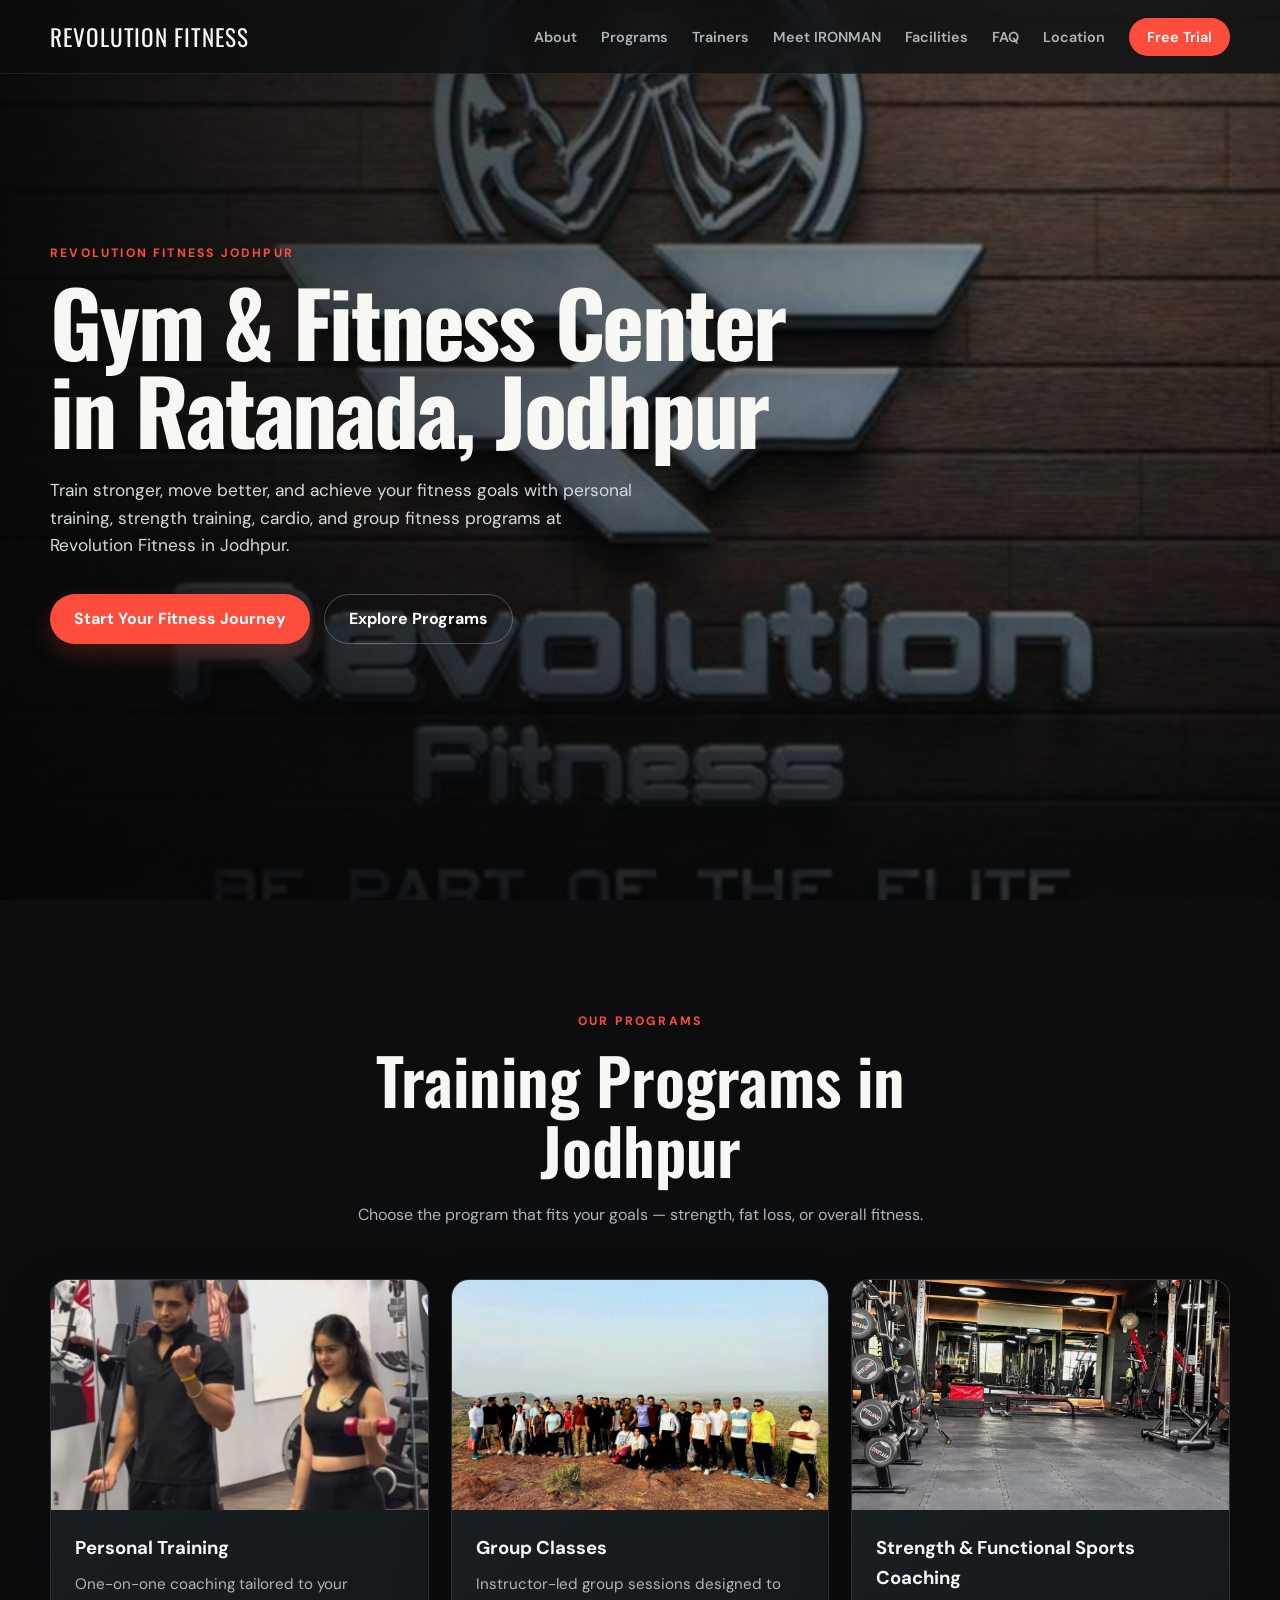
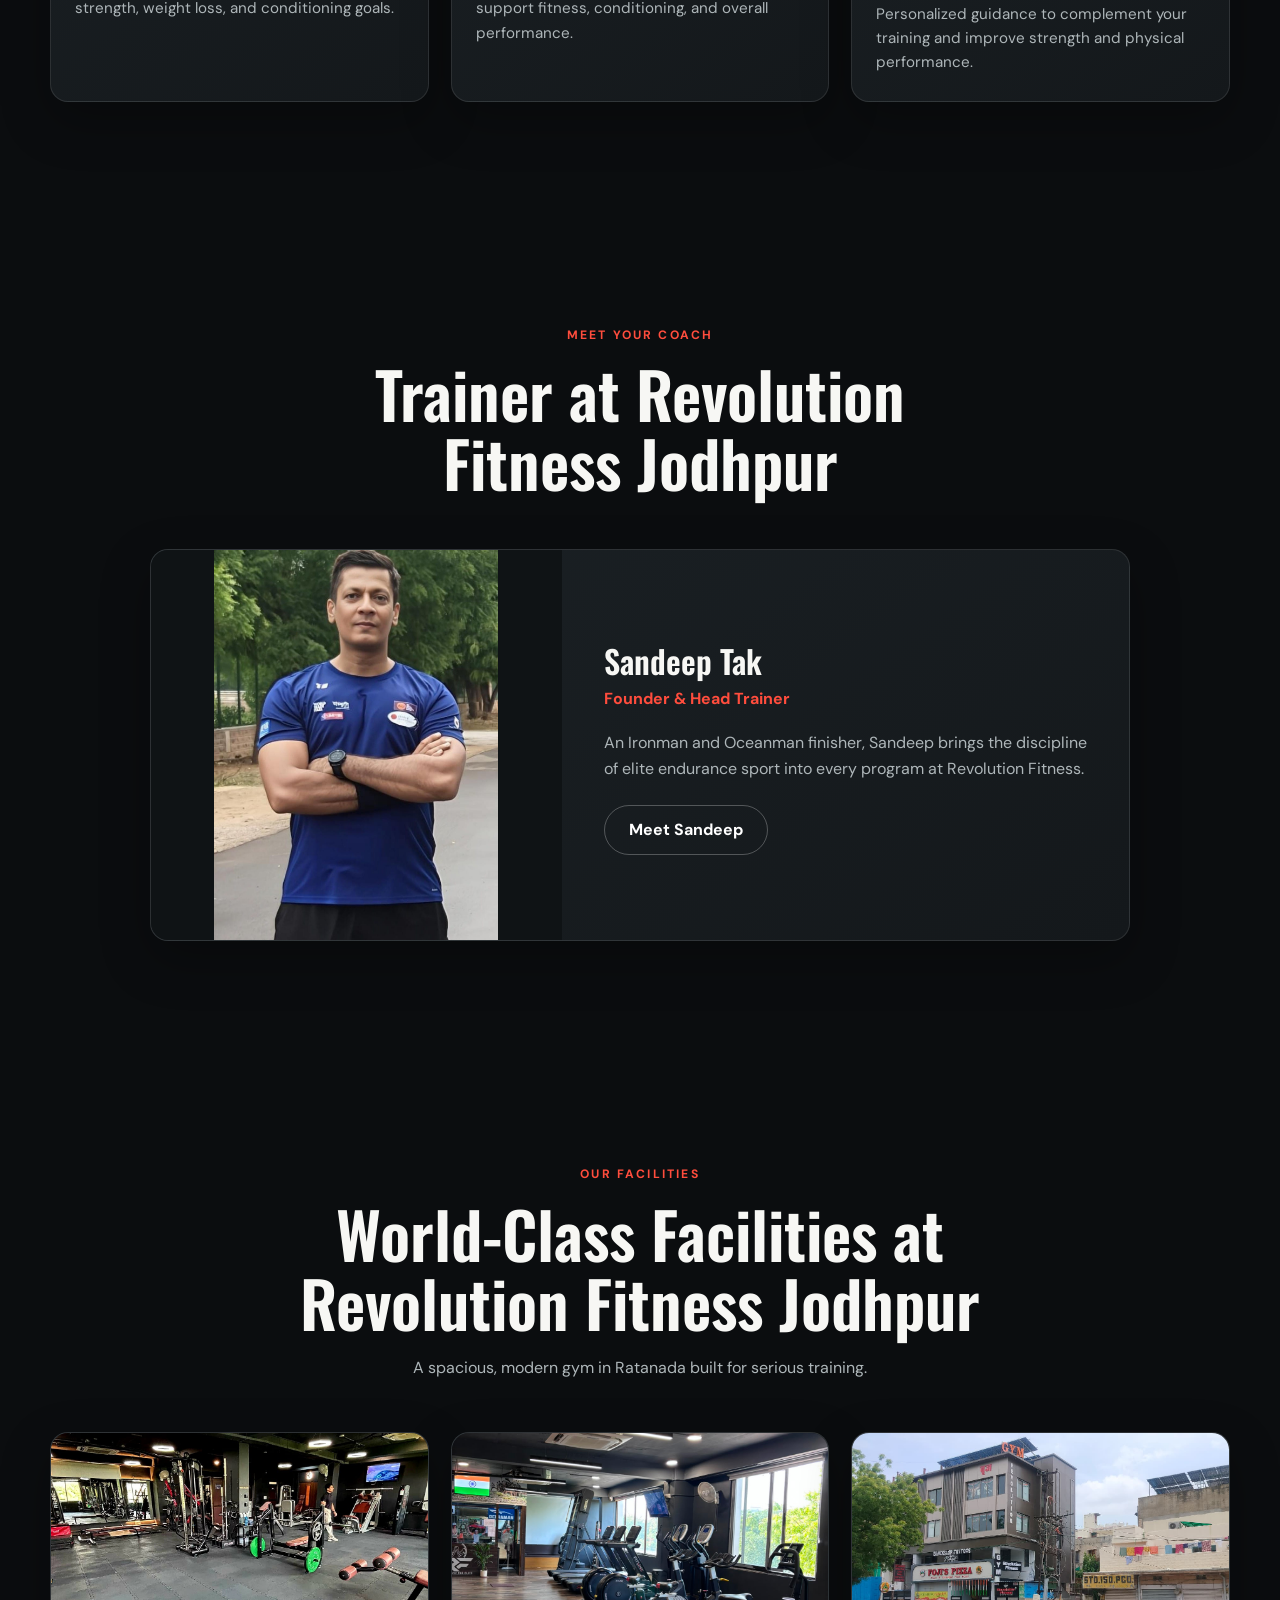
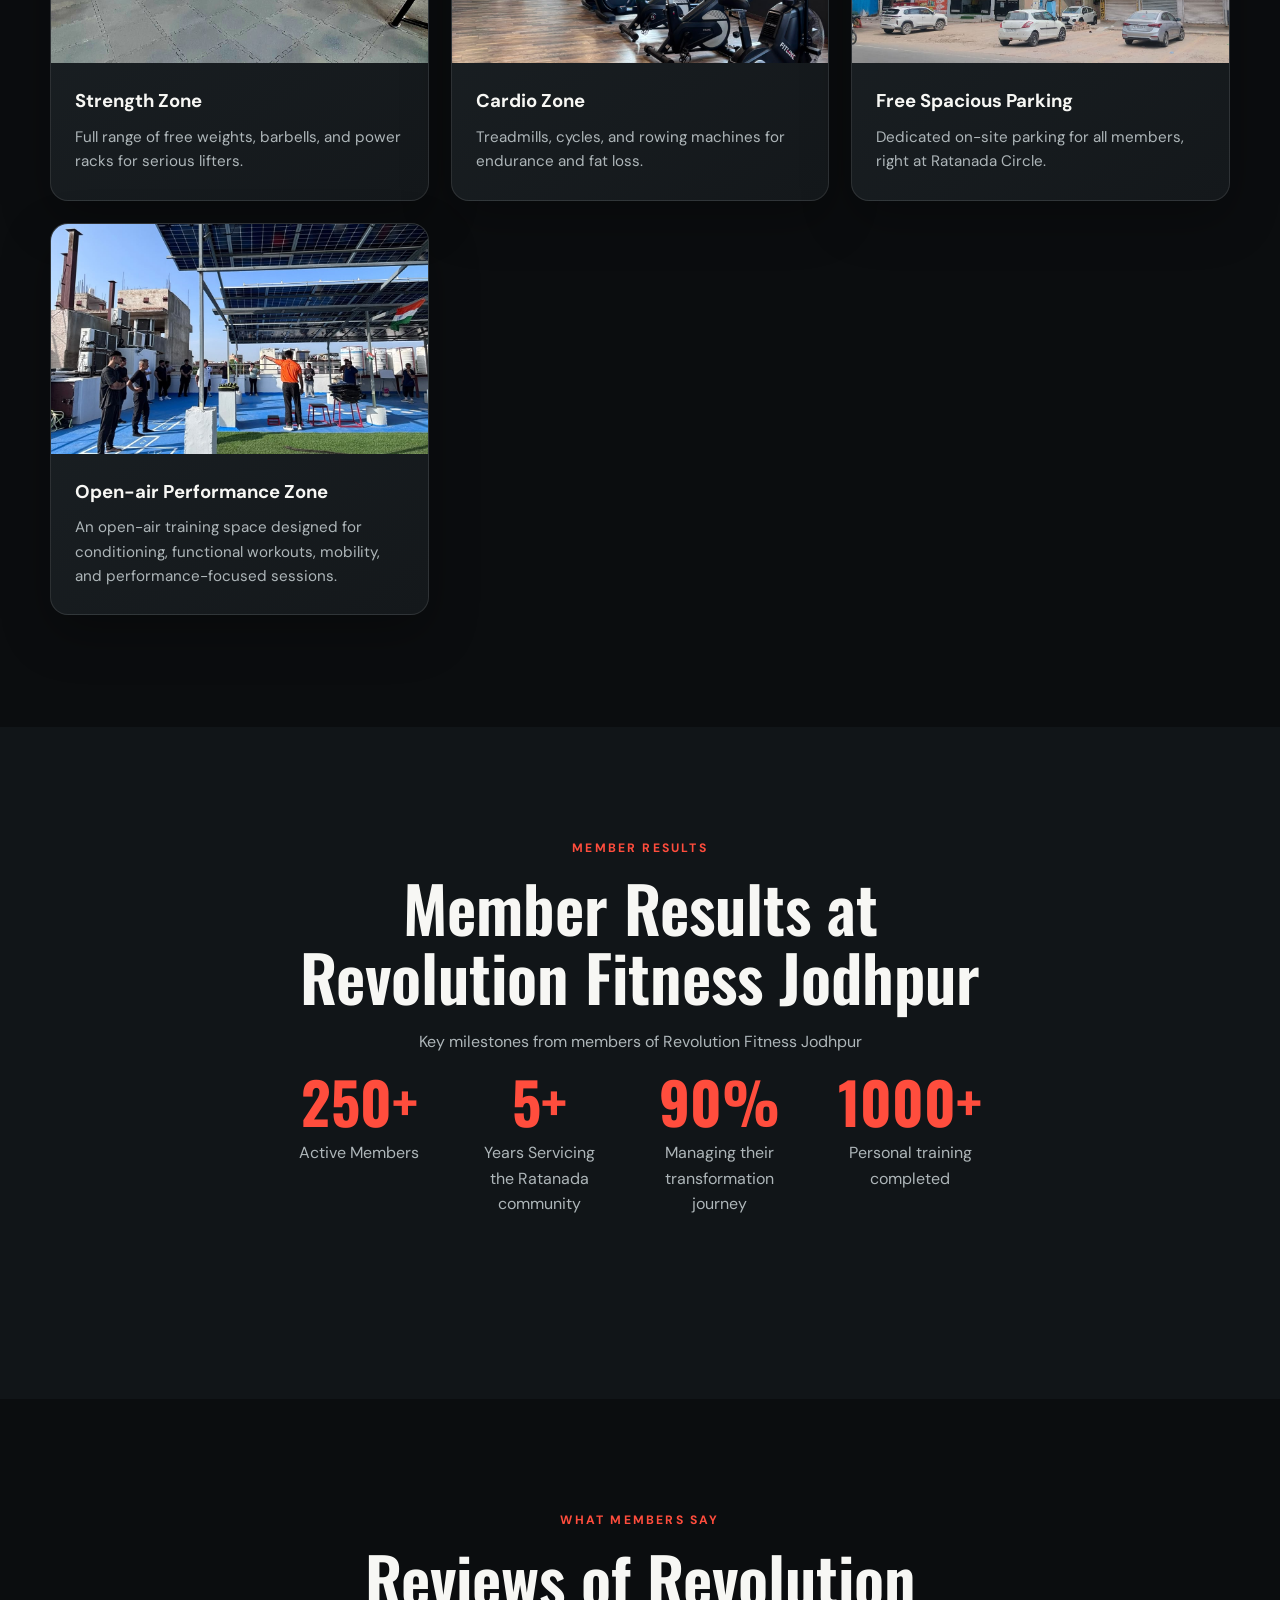
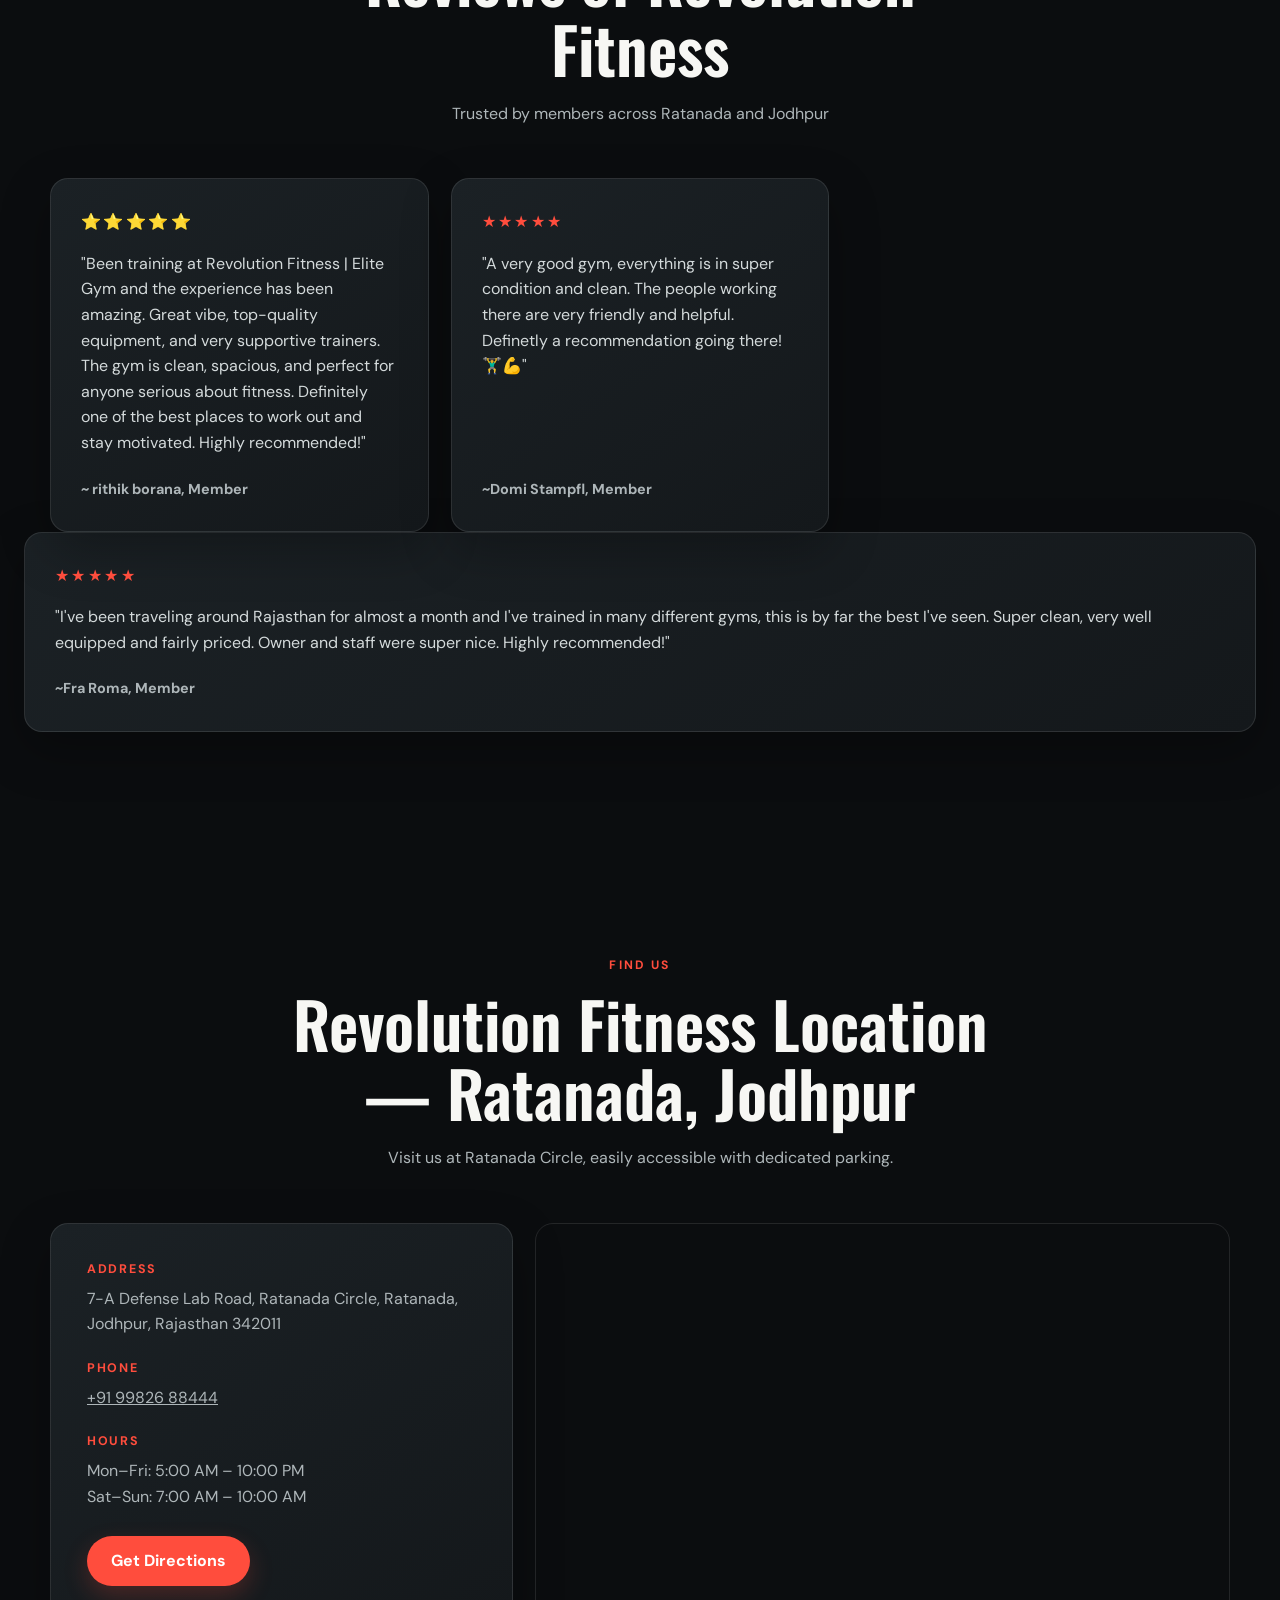
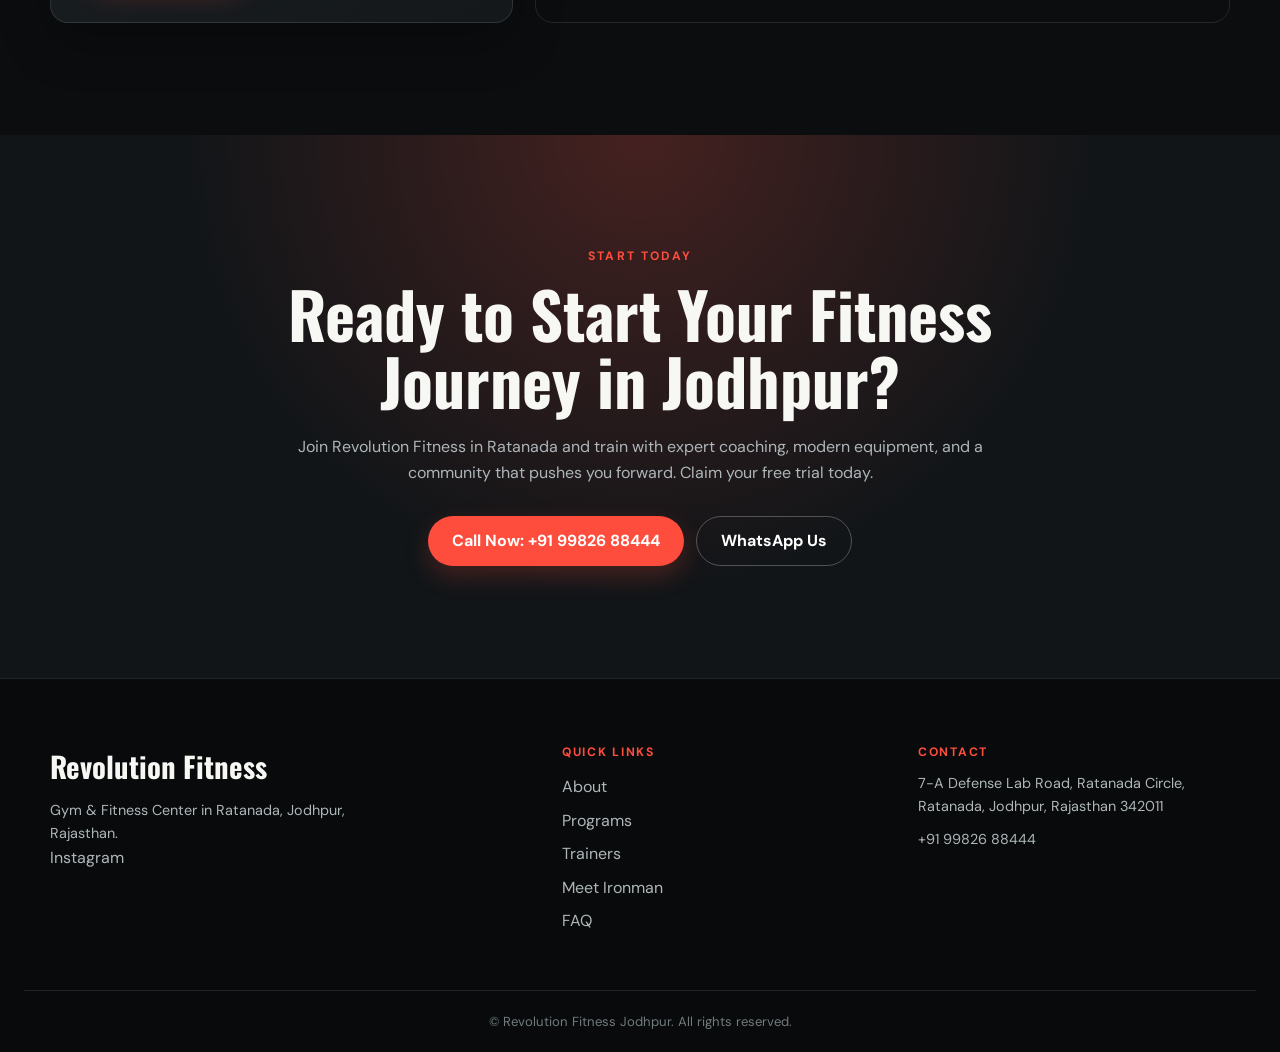
<file: index.html>
<!DOCTYPE html>
<html lang="en">

<head>

<meta charset="UTF-8">

<meta name="viewport"
     content="width=device-width, initial-scale=1.0">

  <title>
        Revolution Fitness Jodhpur | Best Gym and Fitness Centre in Ratanada, Jodhpur  </title>

    <meta name="description"
          content="Revolution Fitness Jodhpur is a modern and premium gym offering strength training, cardio, personal training and fitness programs in Jodhpur, Rajasthan.">

    <link
        href="https://fonts.googleapis.com/css2?family=Poppins:wght@400;600;800&display=swap"
        rel="stylesheet">

    <link rel="stylesheet" href="style.css">
     
    <link rel="canonical" href="https://revolutionfitness.co.in/">

    <!-- structured dataJSON-lawda -->
    <script type="application/ld+json">
    {
      "@context": "https://schema.org",
      "@type": "ExerciseGym",
      "name": "Revolution Fitness",
      "description": "Revolution Fitness is a premium, spacious gym in Jodhpur offering personal training and group classes.",
      "telephone": "+91-99826-88444",
     "url":"https://www.revolutionfitness.co.in/"
         ,

      "address": {
        "@type": "PostalAddress",
        "streetAddress": "7-A Defense Lab Road, Ratanda Circle, Ratanada",
        "addressLocality": "Jodhpur",
        "addressRegion": "Rajasthan",
        "postalCode": "342011",
        "addressCountry": "IN"
      },

      "geo": {
        "@type": "GeoCoordinates",
        "latitude": 26.271122223916905,
        "longitude": 73.03824734662632
      },

      "sameAs": [
        "https://www.instagram.com/revolutionfitnessjodhpur/"
      ],
"aggregateRating": {
  "@type": "AggregateRating",
  "ratingValue": "4.7",
  "reviewCount": "121"
},
"review": [
  {
    "@type": "Review",
    "reviewRating": {
      "@type": "Rating",
      "ratingValue": "5"
    },
    "author": {
      "@type": "Person",
      "name": "rithik borana"
    },
"reviewBody":"Been training at Revolution Fitness | Elite Gym and the experience has been amazing. Great vibe, top-quality equipment, and very supportive trainers. The gym is clean, spacious, and perfect for anyone serious about fitness. Definitely one of the best places to work out and stay motivated. Highly recommended!"
  }
]
    }
    </script>

</head>

<body>

    <nav class="main-nav" aria-label="Main navigation">

   <div class="nav-logo">
 <a href="/" aria-label="Revolution Fitness homepage">
                Revolution Fitness
            </a>
        </div>

        <ul class="nav-links">
 <li><a href="/#about">About</a></li>
  <li><a href="/#programs">Programs</a></li>
  <li><a href="/trainers.html">Trainers</a></li>
  <li><a href="sandeep-tak.html">Meet IRONMAN</a></li>           
  <li><a href="/#facilities">Facilities</a></li>
  <li><a href="faq.html">FAQ</a></li>
  <li><a href="/#location">Location</a></li>
  <li>
  <a href="#trial" class="btn-nav">Free Trial</a>
 </li>
    
</ul>

   </nav>


    <main>

        <!-- HERO class bnayi haiiiii-->

        <section class="hero" id="hero">

            <img
    src="hero-bg.jpg"
    alt="Members training at Revolution Fitness gym in Ratanada, Jodhpur"
    class="hero-bg-img">

   <div class="hero-overlay"></div>

    <div class="hero-content">

  <p class="hero-eyebrow">
     Revolution Fitness Jodhpur
   </p>

    <h1>
    Gym & Fitness Center in Ratanada, Jodhpur
     </h1>

     <p class="hero-description">
      Train stronger, move better, and achieve your fitness
       goals with personal training, strength training, cardio,
     and group fitness programs at Revolution Fitness in Jodhpur.
     </p>

     <div class="hero-actions">

     <a href="#trial" class="btn-primary">
      Start Your Fitness Journey
      </a>

     <a href="#programs" class="btn-secondary">
      Explore Programs
     </a>

      </div>

    </div>
   </section>

<section class="programs" id="programs">

 <div class="section-header">

<p class="section-eyebrow">
       Our Programs
    </p>

            


<h2>
Training Programs in Jodhpur
</h2>

<p class="section-subtext">
Choose the program that fits your goals — strength,
fat loss, or overall fitness.
</p>

</div>


<div class="programs-grid">

<article class="program-card">

<img
src="personal-training.jpg"
alt="Personal trainer coaching a client at Revolution Fitness Jodhpur">

<h3>Personal Training</h3>

<p>
One-on-one coaching tailored to your strength,
weight loss, and conditioning goals.
</p>

</article>


<article class="program-card">

<img
src="group-fitness.jpg"
alt="Group fitness class at Revolution Fitness gym in Jodhpur">

<h3>Group Classes</h3>

<p>
Instructor-led group sessions designed to support
fitness, conditioning, and overall performance.
</p>

</article>




         

     <article class="program-card">

                    
  <img src="strength-training.jpg"
 alt="Strength and functional sports training at Revolution Fitness Jodhpur">
 
        <h3>Strength & Functional Sports Coaching</h3>
  <p>
  Personalized guidance to complement your training
  and improve strength and physical performance.
  </p>

</article>
 </div>

        </section>
 <section class="trainers" id="trainers" aria-label="Trainer at Revolution Fitness">
  <div class="section-header">
 <p class="section-eyebrow">Meet Your Coach</p>
  <h2>Trainer at Revolution Fitness Jodhpur</h2>
  </div>

  <div class="trainers-grid">
<article class="trainer-card">
<img src="sandeep-tak.jpg" alt="Sandeep Tak, founder and head trainer at Revolution Fitness Jodhpur, Ironman and Oceanman finisher">
<div class="trainer-info">
        <h3>Sandeep Tak</h3>
        <p class="trainer-title">Founder & Head Trainer</p>
        <p class="trainer-bio">        An Ironman and Oceanman finisher, Sandeep brings the discipline of elite endurance sport into every program at Revolution Fitness.
  </p>
  <a href="sandeep-tak.html" class="btn-secondary">Meet Sandeep</a>
  </div>
 </article>
  </div>
</section>
<section class="facilities" id="facilities" aria-label="Facilities at Revolution Fitness">
  <div class="section-header">
  <p class="section-eyebrow">Our Facilities</p>
  <h2>World-Class Facilities at Revolution Fitness Jodhpur</h2>
    <p class="section-subtext">A spacious, modern gym in Ratanada built for serious training.</p>
  </div>
<div class="facilities-grid">
<article class="facilities-card">
<img src="strength-zone.jpg" alt="Strength training zone with free weights at Revolution Fitness Jodhpur">
 <h3>Strength Zone</h3>
 <p>Full range of free weights, barbells, and power racks for serious lifters.</p>
  </article>
<article class="facilities-card">
<img src="cardio-zone.jpg" alt="Cardio Machines at Revolution Fitness Jodhpur">
<h3>Cardio Zone</h3>
<p>Treadmills, cycles, and rowing machines for endurance and fat loss.</p>
 </article>

<article class="facilities-card">
<img src="parking-zone.jpg" alt="Dedicated Parking space at Revolution Fitness Jodhpur">
<h3>Free Spacious Parking</h3>
 <p>Dedicated on-site parking for all members, right at Ratanada Circle.</p>
</article>
<article class="facilities-card">
<img src="terrace.jpg" alt=" Open terrace training space at Revolution Fitness Jodhpur">
<h3> Open-air Performance Zone</h3>
<p>An open-air training space designed for conditioning, functional workouts, mobility, and performance-focused sessions.
</p>
</article>
</div>
</section> 

<section class="results" id="results">
<div class="section-header">
<p class="section-eyebrow">Member Results</p>
<h2>Member Results at Revolution Fitness Jodhpur</h2>
<p class="section-subtext">
Key milestones from members of Revolution Fitness Jodhpur</p>
</p>
<div class="results-grid">
<article class="result-stat">
<h3>250+</h3>
<p>Active Members
</p>
</article>
<article class="result-stat">
<h3>5+</h3>
<p>Years Servicing the Ratanada community
</p>
</article>
<article class="result-stat">
<h3>90%</h3>
<p>Managing their transformation journey</p>
</article>
<article class="result-stat">
<h3>1000+</h3>
<p>Personal training completed</p>
</article>
</div>
</section>

<section class="reviews" id="reviews" aria-label="Reviews of members at Revolution Fitness">
<div class="section-header">
<p class="section-eyebrow">What members say</p>
<h2>Reviews of Revolution Fitness</h2>
<p class="section-subtext">Trusted by members across Ratanada and Jodhpur</p>
</div>

<div class="reviews-grid">
<article class="review-grid">
<div class="review-stars" aria-label="5 out of 5 stars">⭐⭐⭐⭐⭐
</div>
 <p class="review-text">
"Been training at Revolution Fitness | Elite Gym and the experience has been amazing. Great vibe, top-quality equipment, and very supportive trainers. The gym is clean, spacious, and perfect for anyone serious about fitness. Definitely one of the best places to work out and stay motivated. Highly recommended!"
 </p>
  <p class="review-author">~ rithik borana, Member</p>
</article>
     

<article class="review-grid">
<div class="review-stars" aria-label="5 out of 5 stars">★★★★★</div>
<p class="review-text">
"A very good gym, everything is in super condition and clean. The people working there are very friendly and helpful. Definetly a recommendation going there! 🏋️‍♂️💪"
</p>
<p class="review-author">~Domi Stampfl, Member</p>
</div>

<article class="review-grid">
<div class="review-stars" aria-label="5 out of 5 stars">★★★★★</div>
<p class="review-text">
"I've been traveling around Rajasthan for almost a month and I've trained in many different gyms, this is by far the best I've seen. Super clean, very well equipped and fairly priced. Owner and staff were super nice. Highly recommended!"
</p>
<p class="review-author">~Fra Roma, Member </p>
</article>
</div>
</section>
<section class="location" id="location" aria-label="Revolution Fitness Location in Jodhpur">
<div class="section-header">
<p class="section-eyebrow">Find Us</p>
 <h2>Revolution Fitness Location — Ratanada, Jodhpur</h2>
 <p class="section-subtext">Visit us at Ratanada Circle, easily accessible with dedicated parking.</p>
  </div>
<div class="location-wrapper">

<div class="location-details">
<h3>Address</h3>
 <p>7-A Defense Lab Road, Ratanada Circle, Ratanada, Jodhpur, Rajasthan 342011</p>

<h3>Phone</h3>
<p><a href="tel:+919982688444">+91 99826 88444</a></p>

<h3>Hours</h3>
 <p>Mon–Fri: 5:00 AM – 10:00 PM</p>
 <p>Sat–Sun: 7:00 AM – 10:00 AM</p>

<a href="https://www.google.com/maps/place/Revolution+Fitness+Gym/@26.2710645,73.0382393,17z/data=!3m1!4b1!4m6!3m5!1s0x39418d3eae920c3f:0x9db4041461bf3b4f!8m2!3d26.2710645!4d73.0382393!16s%2Fg%2F11s4_r2hg3?entry=ttu&g_ep=EgoyMDI2MDgxMS4wIKXMDSoASAFQAw%3D%3D" class="btn-primary" target="_blank" rel="noopener">
 Get Directions
 </a>
</div>

    <div class="location-map">
      <iframe
 src="https://www.google.com/maps?q=Revolution+Fitness+Gym,+7-A,+Defence+Lab+Road,+Ratanada,+Jodhpur,+Rajasthan+342011&output=embed"
 width="100%"
 height="100%"
 style="border:0;"
 allowfullscreen=""
 loading="lazy"
 referrerpolicy="no-referrer-when-downgrade"
 title="Revolution Fitness location map — Ratanada, Jodhpur">
 </iframe>
 </div>
  </div>
</section>

<section class="final-cta" id="trial" aria-label="Join Revolution Fitness">
  <div class="final-cta-content">
 <p class="section-eyebrow">Start Today</p>
 <h2>Ready to Start Your Fitness Journey in Jodhpur?</h2>
 <p class="final-cta-text">
      Join Revolution Fitness in Ratanada and train with expert coaching, modern equipment, and a community that pushes you forward. Claim your free trial today.

 </p>
 <a href="tel:+919982688444" class="btn-primary">Call Now: +91 99826 88444</a>
 <a href="https://wa.me/919982688444" class="btn-secondary" target="_blank" rel="noopener">WhatsApp Us</a>
 
 </div>
</section>
</main>
<footer aria-label="Site footer">
  <div class="footer-content">
<div class="footer-brand">
<h2>Revolution Fitness</h2>
<p>Gym & Fitness Center in Ratanada, Jodhpur, Rajasthan.</p>
<div class="footer-social">
<a href="https://www.instagram.com/revolutionfitnessjodhpur/" target="_blank" rel="noopener" aria-label="Revolution Fitness on Instagram">Instagram</a>
</div>
</div>

 <nav class="footer-links" aria-label="Footer navigation">
<h3>Quick Links</h3>
<ul>
 <li><a href="/index.html#about">About</a></li>
 <li><a href="/index.html#programs">Programs</a></li>
<li><a href="/trainers.html">Trainers</a></li>
<li><a href="/sandeep-tak.html">Meet Ironman</a></li>
 <li><a href="/faq.html">FAQ</a></li>
 </ul>
  </nav>

<div class="footer-contact">
<h3>Contact</h3>
<p>7-A Defense Lab Road, Ratanada Circle, Ratanada, Jodhpur, Rajasthan 342011</p>
<p><a href="tel:+919982688444">+91 99826 88444</a></p>
</div>

  </div>

<div class="footer-bottom">
<p>&copy; <span id="year"></span> Revolution Fitness Jodhpur. All rights reserved.</p>
</div>
</footer>
</body>
</html>
</file>
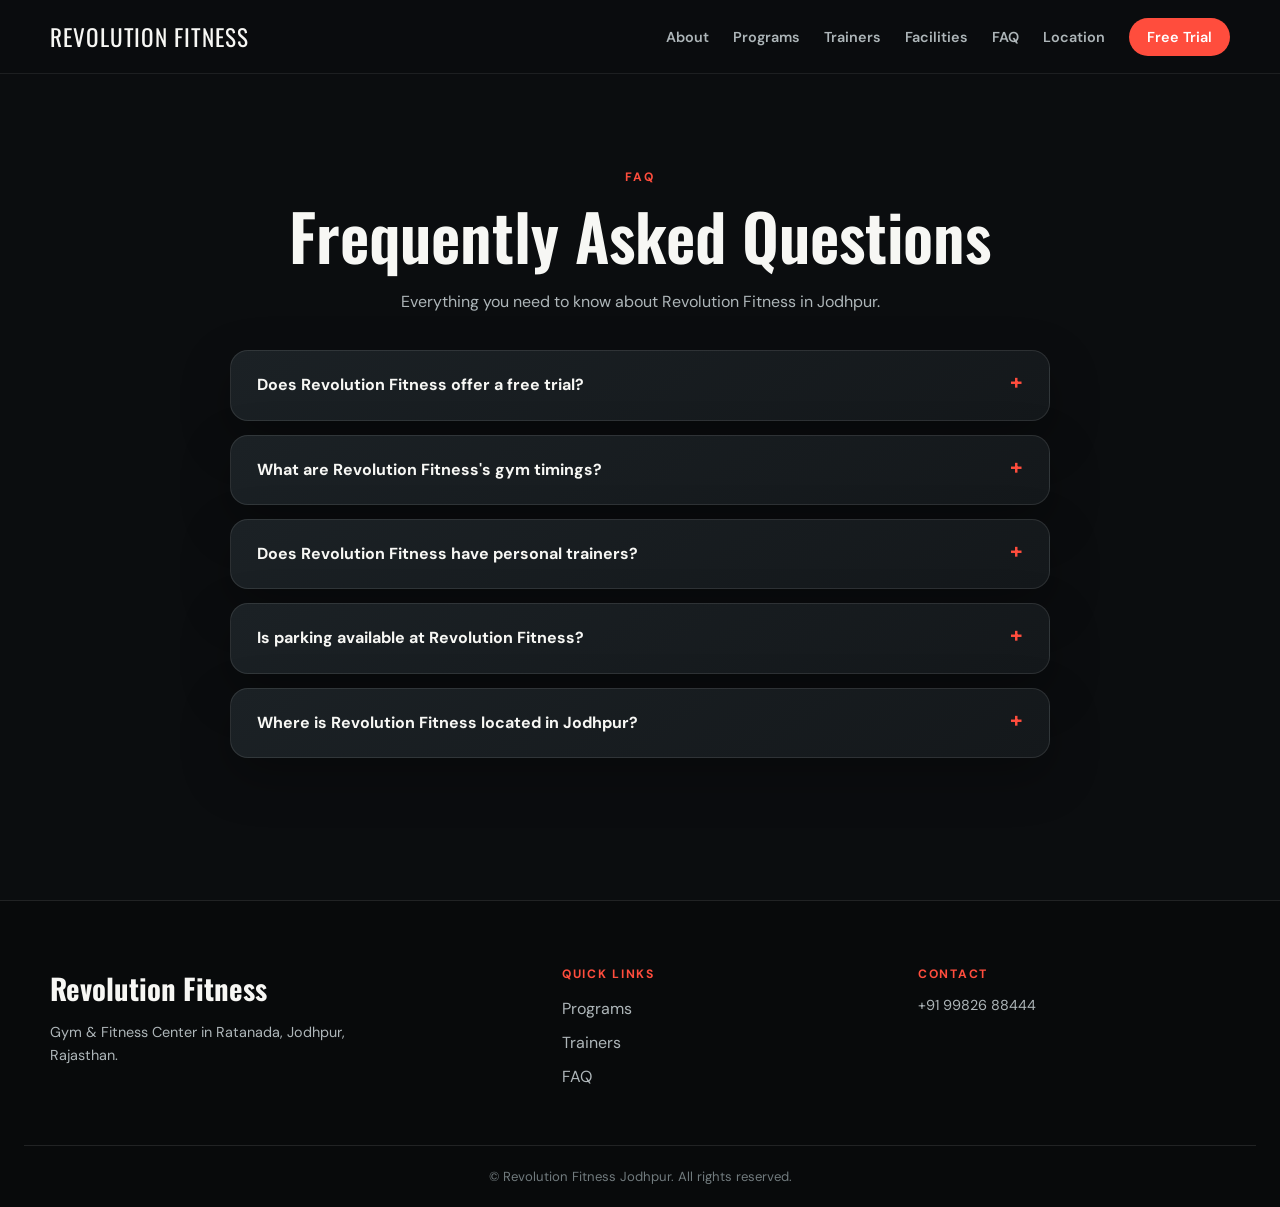
<file: faq.html>
<!DOCTYPE html>
<html lang="en">
<head>
<meta charset="UTF-8">
<meta name="viewport"
content="width=device-width, initial-scale=1.0">
<title>
FAQ | Revolution Fitness Jodhpur - Gym Timings, Pricing & Trial </title>
<meta name="description" content="Answers to common questions about Revolution Fitness Jodhpur — gym timings, membership pricing, free trial, personal training, and facilities in Ratanada.">
<link href="https://fonts.googleapis.com/css2?family=DM+Sans:wght@400;500;600;700&family=Oswald:wght@500;600;700&display=swap" rel="stylesheet">
<link rel="stylesheet" href="style.css">
<link rel="canonical" href="https://revolutionfitness.co.in/faq.html">
<script type="application/ld+json">
{
"@context":"https://schema.org",
"@type":"FAQPage",
"mainEntity": [
      
 {
   "@type": "Question",
    "name": "What is Revolution Fitness?",
   "acceptedAnswer": {
   "@type": "Answer",
            "text": "Revolution Fitness is a gym and fitness center in Ratanada, Jodhpur, Rajasthan. The gym offers fitness options including personal training, strength training, cardio and group fitness programs."
          }
        },

        {
          "@type": "Question",
          "name": "Where is Revolution Fitness located in Jodhpur?",
          "acceptedAnswer": {
            "@type": "Answer",
            "text": "Revolution Fitness is located on Defense Lab Road near Ratanda Circle in the Ratanada area of Jodhpur, Rajasthan, PIN 342011."
          }
        },

        {
"@type": "Question",
 "name": "What are the opening hours of Revolution Fitness?",
"acceptedAnswer": {
"@type": "Answer",
"text": "Revolution Fitness is open Monday through Friday from 5:00 AM to 10:00 PM. On Saturday and Sunday opening hours are 7:00 AM to 10:00 AM."
}
},
{
"@type": "Question",
"name": "What fitness programs does Revolution Fitness offer?",
"acceptedAnswer": {
"@type": "Answer",
"text": "Revolution Fitness offers fitness programs including personal training, strength training, cardio and group fitness. Training options can be selected according to individual fitness goals and experience."
}
},
{
"@type": "Question",
"name": "Does Revolution Fitness offer personal training?",
"acceptedAnswer": {
"@type": "Answer",
"text": "Yes. Revolution Fitness offers personal training for members who want individualized coaching and guidance based on their fitness goals."
 }
},
{
"@type": "Question",
"name": "Does Revolution Fitness offer group classes?",
"acceptedAnswer": {
"@type": "Answer",
"text": "Yes. Revolution Fitness offers group fitness classes for members who prefer a structured training environment with other participants."
          }
        },

        {
"@type": "Question",
"name": "Is Revolution Fitness suitable for beginners?",
"acceptedAnswer": {
"@type": "Answer",
"text": "Yes. Revolution Fitness can be suitable for beginners as well as people with previous training experience. Beginners can start with an appropriate training approach and gradually develop their strength and fitness."
          }
        },

        {
"@type": "Question",
"name": "Does Revolution Fitness offer strength training?",
"acceptedAnswer": {
"@type": "Answer",
"text": "Yes. Strength training is one of the training options available at Revolution Fitness in Ratanada, Jodhpur. Members can train according to their individual goals and experience."
          }
        },

        {
"@type": "Question",
"name": "Does Revolution Fitness offer cardio training?",
"acceptedAnswer": {
"@type": "Answer",
"text": "Yes. Revolution Fitness provides cardio training options for members who want to work on cardiovascular fitness, endurance and overall conditioning."
          }
        },

        {
"@type": "Question",
"name": "Does Revolution Fitness offer a free trial?",
"acceptedAnswer": {
"@type": "Answer",
 "text": "Revolution Fitness offers a free trial for prospective members. Contact the gym directly to confirm current trial availability, eligibility and terms."
          }
        },

        {
"@type": "Question",
"name": "How much does Revolution Fitness membership cost?",
"acceptedAnswer": {
"@type": "Answer",
"text": "Membership pricing at Revolution Fitness can vary depending on the selected membership or training option. Contact Revolution Fitness directly for the latest membership prices and available offers."
 }
},
{
"@type": "Question",
"name": "How can I contact Revolution Fitness?",
"acceptedAnswer": {
"@type": "Answer",
"text": "You can contact Revolution Fitness at +91-99826-88444 for membership enquiries, training information, free trial information and current offers."
}
 }
]
}
</script>
</head>
<body>
<nav class="main-nav" aria-label="Main navigation">
    <div class="nav-logo">
      <a href="/">Revolution Fitness</a>
    </div>
<ul class="nav-links">
<li><a href="index.html#about">About</a></li>
<li><a href="index.html#programs">Programs</a></li>
<li><a href="index.html#trainers">Trainers</a></li>
<li><a href="https://www.revolutionfitness.co.in/index.html#facilities">Facilities</a></li>
<li><a href="faq.html">FAQ</a></li>
<li><a href="index.html#location">Location</a></li>
<li><a href="index.html#trial" class="btn-nav">Free Trial</a></li>
 </ul>
</nav>
<main>
 <section class="faq-page" aria-label="Frequently Asked Questions">
 <div class="section-header">
 <p class="section-eyebrow">FAQ</p>
 <h1>Frequently Asked Questions</h1>
 <p class="section-subtext">Everything you need to know about Revolution Fitness in Jodhpur.</p>
 </div>
<div class="faq-preview-list">
<details class="faq-item">
<summary>Does Revolution Fitness offer a free trial?</summary>
<p>Yes, Revolution Fitness offers a free trial pass so new members can try the gym before joining a membership plan.</p>
 </details>
 <details class="faq-item">
 <summary>What are Revolution Fitness's gym timings?</summary>
 <p>Revolution Fitness is open from 5:00 AM to 10:00 PM on weekdays, and 7:00 AM to 10:00 AM on weekends.</p>
 </details>
 <details class="faq-item">
<summary>Does Revolution Fitness have personal trainers?
</summary>
 <p>Yes, Revolution Fitness offers one-on-one personal training led by founder Sandeep Tak and the coaching team, tailored to strength, weight loss, and conditioning goals.</p>
</details>
<details class="faq-item">
 <summary>Is parking available at Revolution Fitness?</summary>
 <p>Yes, Revolution Fitness offers dedicated on-site parking for all members at its Ratanada Circle location in Jodhpur.</p>
 </details>
<details class="faq-item">
<summary>Where is Revolution Fitness located in Jodhpur?</summary>
 <p>Revolution Fitness is located at 7-A Defense Lab Road, Ratanada Circle, Ratanada, Jodhpur, Rajasthan 342011.</p>
  </details>
</div>
</section>
</main>
<footer aria-label="Site footer">
<div class="footer-content">
<div class="footer-brand"><h2>Revolution Fitness</h2><p>Gym & Fitness Center in Ratanada, Jodhpur, Rajasthan.</p></div>
<nav class="footer-links" aria-label="Footer navigation"><h3>Quick Links</h3><ul><li><a href="/#programs">Programs</a></li><li><a href="/#trainers">Trainers</a></li><li><a href="/faq.html">FAQ</a></li></ul></nav>
<div class="footer-contact"><h3>Contact</h3><p><a href="tel:+919982688444">+91 99826 88444</a></p></div>
</div><div class="footer-bottom"><p>© Revolution Fitness Jodhpur. All rights reserved.</p></div>
</footer>
</body>
</html>
</file>
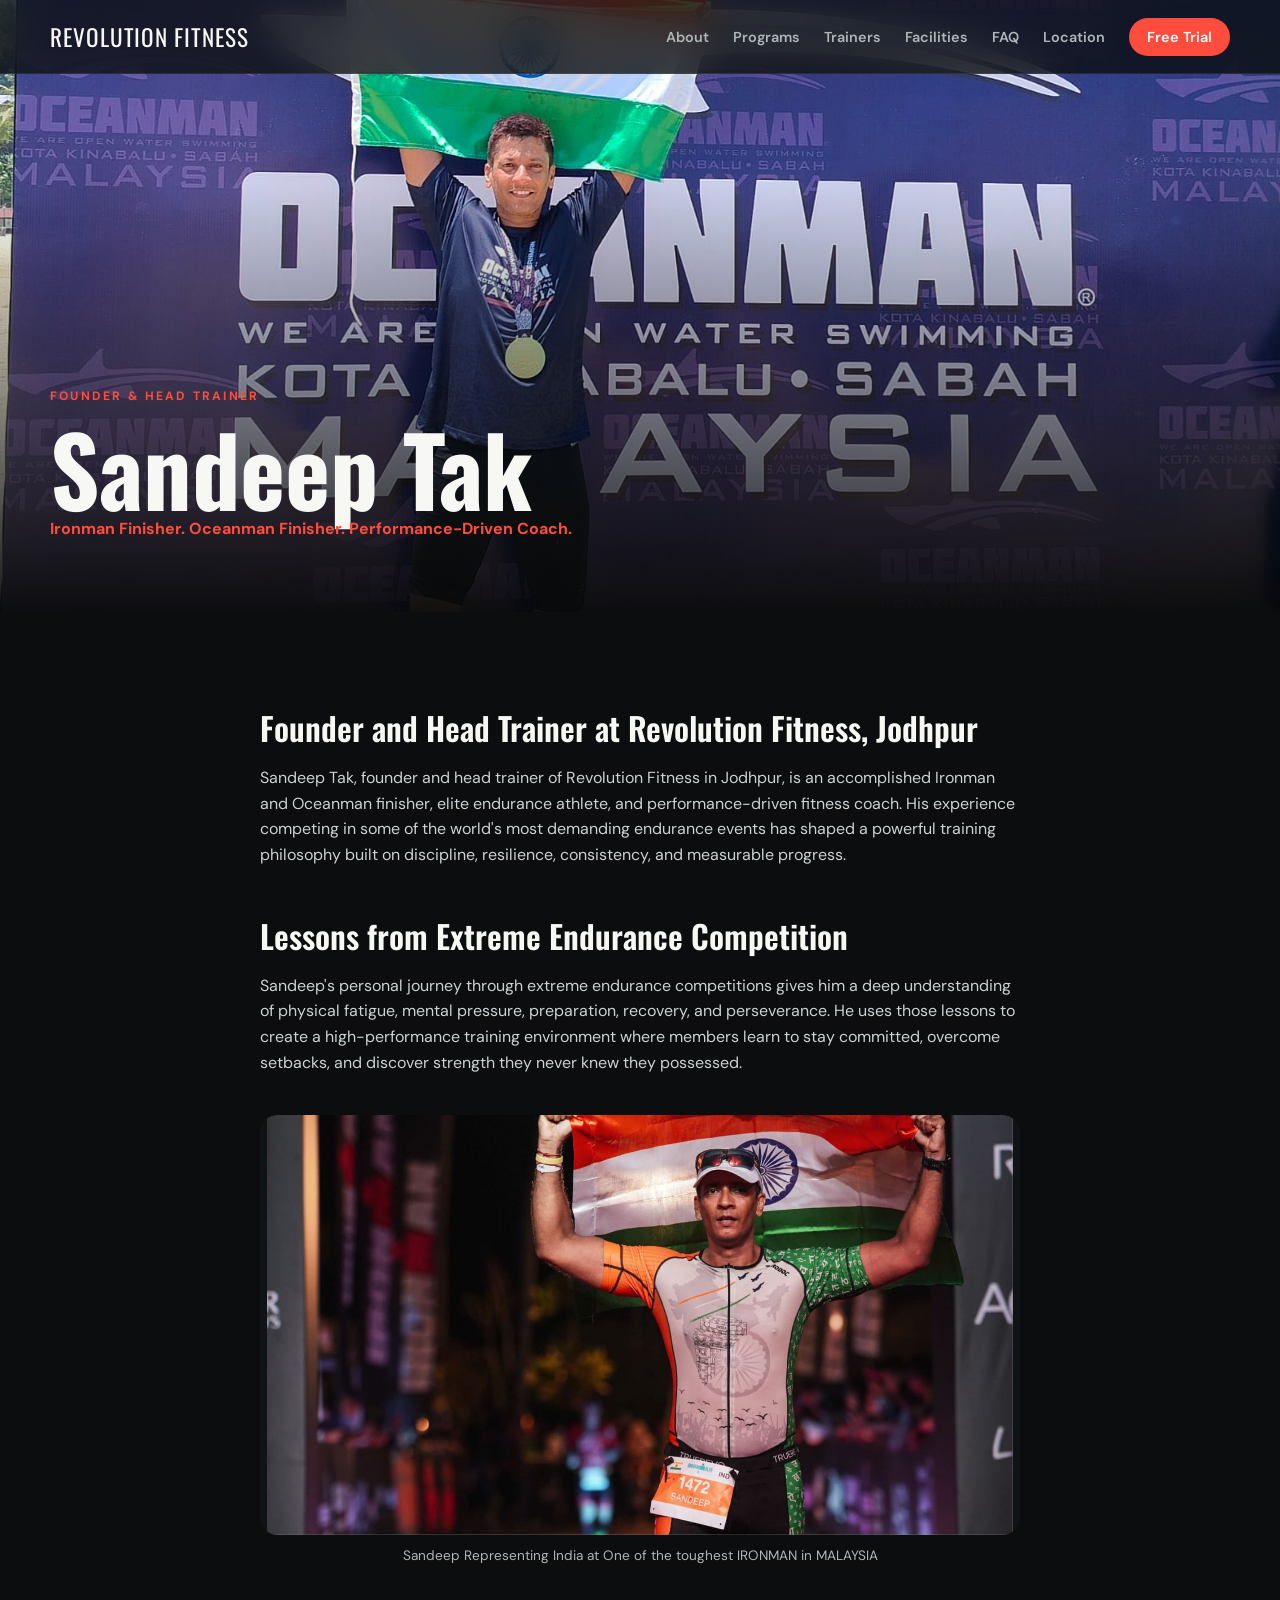
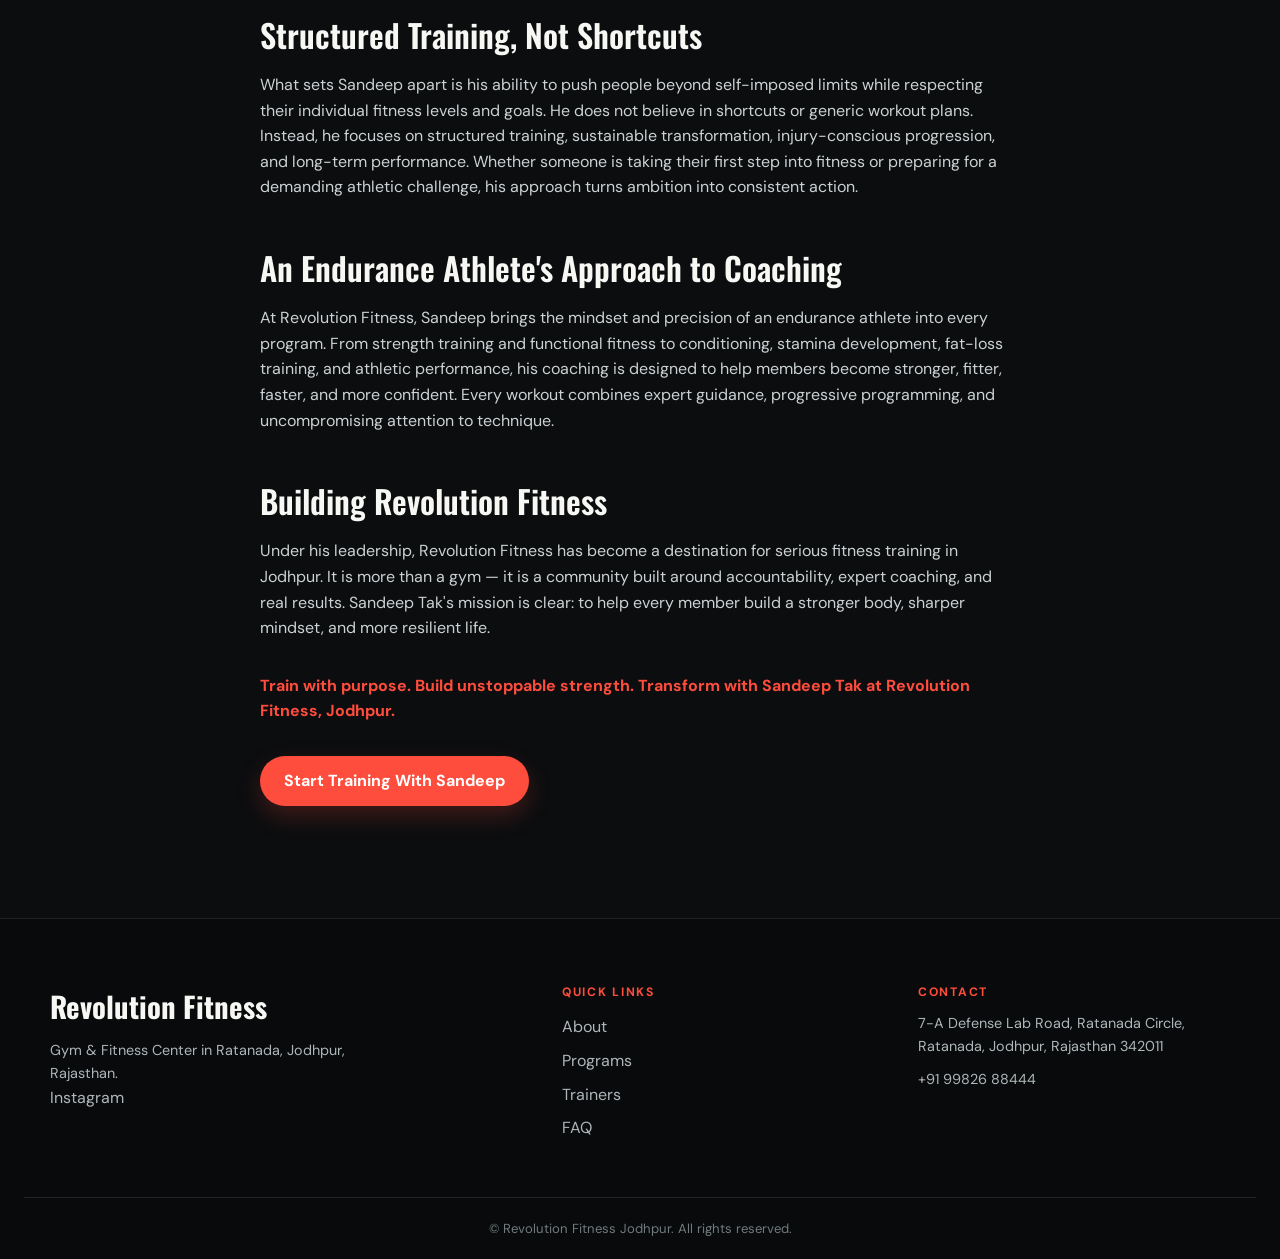
<file: sandeep-tak.html>
<!DOCTYPE html>
<html lang="en">
<head>
<meta charset="UTF-8">
<meta name="viewport"
content="width=device-width,initial-scale=1.0">
<title>
Sandeep Tak|Founder and Head Trainer of Revolution Fitness Jodhpur
</title>
<meta name="description"
content="Meet Sandeep Tak, founder and head trainer at Revolution Fitness Jodhpur. An Ironman and Oceanman finisher bringing elite endurance-athlete discipline to strength, conditioning, and fat-loss coaching.">
<link href="https://fonts.googleapis.com/css2?family=Poppins:wght@400;600;800&display=swap" rel="stylesheet">
<link rel="stylesheet" href="style.css">
<link rel="canonical" href="https://revolutionfitness.co.in/sandeep-tak.html">
<script type="application/ld+json">
{
"@context":"https://schema.org",
"@type":"Person",
"@id":"https://www.revolutionfitness.co.in/sandeep-tak.html#sandeep-tak",
  "name":"Sandeep Tak",
  "givenName":"Sandeep",
  "familyName":"Tak",
"jobTitle":"Founder and Head Trainer",
  "description": "Sandeep Tak is the founder and head trainer at Revolution Fitness, Jodhpur. An accomplished Ironman and Oceanman finisher, he brings elite endurance-athlete discipline into strength training, conditioning, and fat-loss coaching.",
  "url": "https://www.revolutionfitness.co.in/sandeep-tak.html",
"image":{
  "@type":"ImageObject",
  "url":"https://revolutionfitness.co.in/sandeep-tak-training.jpg"
  },
"worksFor":{
"@type":"ExerciseGym",
"name":"Revolution Fitness",
"@id":"https://www.revolutionfitness.co.in/#revolution-fitness"
},
  "knowsAbout": [
    "Strength Training",
    "Endurance Training",
    "Conditioning",
    "Fat Loss",
    "Personal Training",
    "Fitness Training",
    "Ironman Training",
    "Athletic Performance"
  ]

}
</script>
</head>
<body>
<nav class="main-nav" aria-label="Main navigation">
<div class="nav-logo">
<a href="/">Revolution Fitness</a>
</div>
<ul class="nav-links">
<li><a href="index.html#about">About</a></li>
<li><a href="index.html#programs">Programs</a></li>
<li><a href="index.html#trainers">Trainers</a></li>
<li><a href="index.html#facilities">Facilities</a></li>
<li><a href="faq.html">FAQ</a></li>
<li><a href="index.html#location">Location</a></li>
<li><a href="index.html#trial" class="btn-nav">Free Trial</a></li>
</ul>
</nav>
<main>
<section class="trainer-hero" aria-label="Sandeep Tak Introduction">
<img src="sandeep-tak-training.jpg" alt="Sandeep Tak, founder and head trainer at Revolution Fitness Jodhpur, Ironman and Oceanman finisher" class="trainer-hero-img">
<div class="trainer-hero-content">
<p class="hero-eyebrow">Founder & Head Trainer</p>
<h1>Sandeep Tak</h1>
<p class="trainer-hero-tagline">Ironman Finisher. Oceanman Finisher. Performance-Driven Coach.</p>
</div>
</section>
<section class="trainer-bio-section" aria-label="About Sandeep Tak">
<div class="bio-content">

<h2>Founder and Head Trainer at Revolution Fitness, Jodhpur</h2>
<p>Sandeep Tak, founder and head trainer of Revolution Fitness in Jodhpur, is an accomplished Ironman and Oceanman finisher, elite endurance athlete, and performance-driven fitness coach. His experience competing in some of the world's most demanding endurance events has shaped a powerful training philosophy built on discipline, resilience, consistency, and measurable progress.</p>


<h2>Lessons from Extreme Endurance Competition</h2>
<p>Sandeep's personal journey through extreme endurance competitions gives him a deep understanding of physical fatigue, mental pressure, preparation, recovery, and perseverance. He uses those lessons to create a high-performance training environment where members learn to stay committed, overcome setbacks, and discover strength they never knew they possessed.</p>



<figure class="bio-image">
  <img src="sandeep-tak-full.jpg" alt="Sandeep Tak">
  <figcaption>Sandeep Representing India at One of the toughest IRONMAN in MALAYSIA</figcaption>
</figure>


<h2>Structured Training, Not Shortcuts</h2>
<p>What sets Sandeep apart is his ability to push people beyond self-imposed limits while respecting their individual fitness levels and goals. He does not believe in shortcuts or generic workout plans. Instead, he focuses on structured training, sustainable transformation, injury-conscious progression, and long-term performance. Whether someone is taking their first step into fitness or preparing for a demanding athletic challenge, his approach turns ambition into consistent action.</p>



<h2>An Endurance Athlete's Approach to Coaching</h2>
<p>At Revolution Fitness, Sandeep brings the mindset and precision of an endurance athlete into every program. From strength training and functional fitness to conditioning, stamina development, fat-loss training, and athletic performance, his coaching is designed to help members become stronger, fitter, faster, and more confident. Every workout combines expert guidance, progressive programming, and uncompromising attention to technique.</p>

<h2>Building Revolution Fitness</h2>
<p>Under his leadership, Revolution Fitness has become a destination for serious fitness training in Jodhpur. It is more than a gym — it is a community built around accountability, expert coaching, and real results. Sandeep Tak's mission is clear: to help every member build a stronger body, sharper mindset, and more resilient life.</p>

<p class="bio-closing">Train with purpose. Build unstoppable strength. Transform with Sandeep Tak at Revolution Fitness, Jodhpur.</p>

<a href="/#trial" class="btn-primary">Start Training With Sandeep</a>

</div>
</section>

</main>
<footer aria-label="Site footer">
<div class="footer-content">
<div class="footer-brand">
<h2>Revolution Fitness</h2>
<p>Gym & Fitness Center in Ratanada, Jodhpur, Rajasthan.</p>
<div class="footer-social">
<a href="https://www.instagram.com/revolutionfitnessjodhpur/" target="_blank" rel="noopener" aria-label="Revolution Fitness on Instagram">Instagram</a>
</div>
</div>
<nav class="footer-links" aria-label="Footer navigation">
<h3>Quick Links</h3>
<ul>
<li><a href="/#about">About</a></li>
<li><a href="/#programs">Programs</a></li>
<li><a href="/#trainers">Trainers</a></li>
<li><a href="/faq.html">FAQ</a></li>
</ul>
</nav>
<div class="footer-contact">
<h3>Contact</h3>
<p>7-A Defense Lab Road, Ratanada Circle, Ratanada, Jodhpur, Rajasthan 342011</p>
<p><a href="tel:+919982688444">+91 99826 88444</a></p>
</div>
</div>

<div class="footer-bottom">
<p>&copy; <span id="year"></span> Revolution Fitness Jodhpur. All rights reserved.</p>
</div>
</footer>

</body>
</html>
</file>
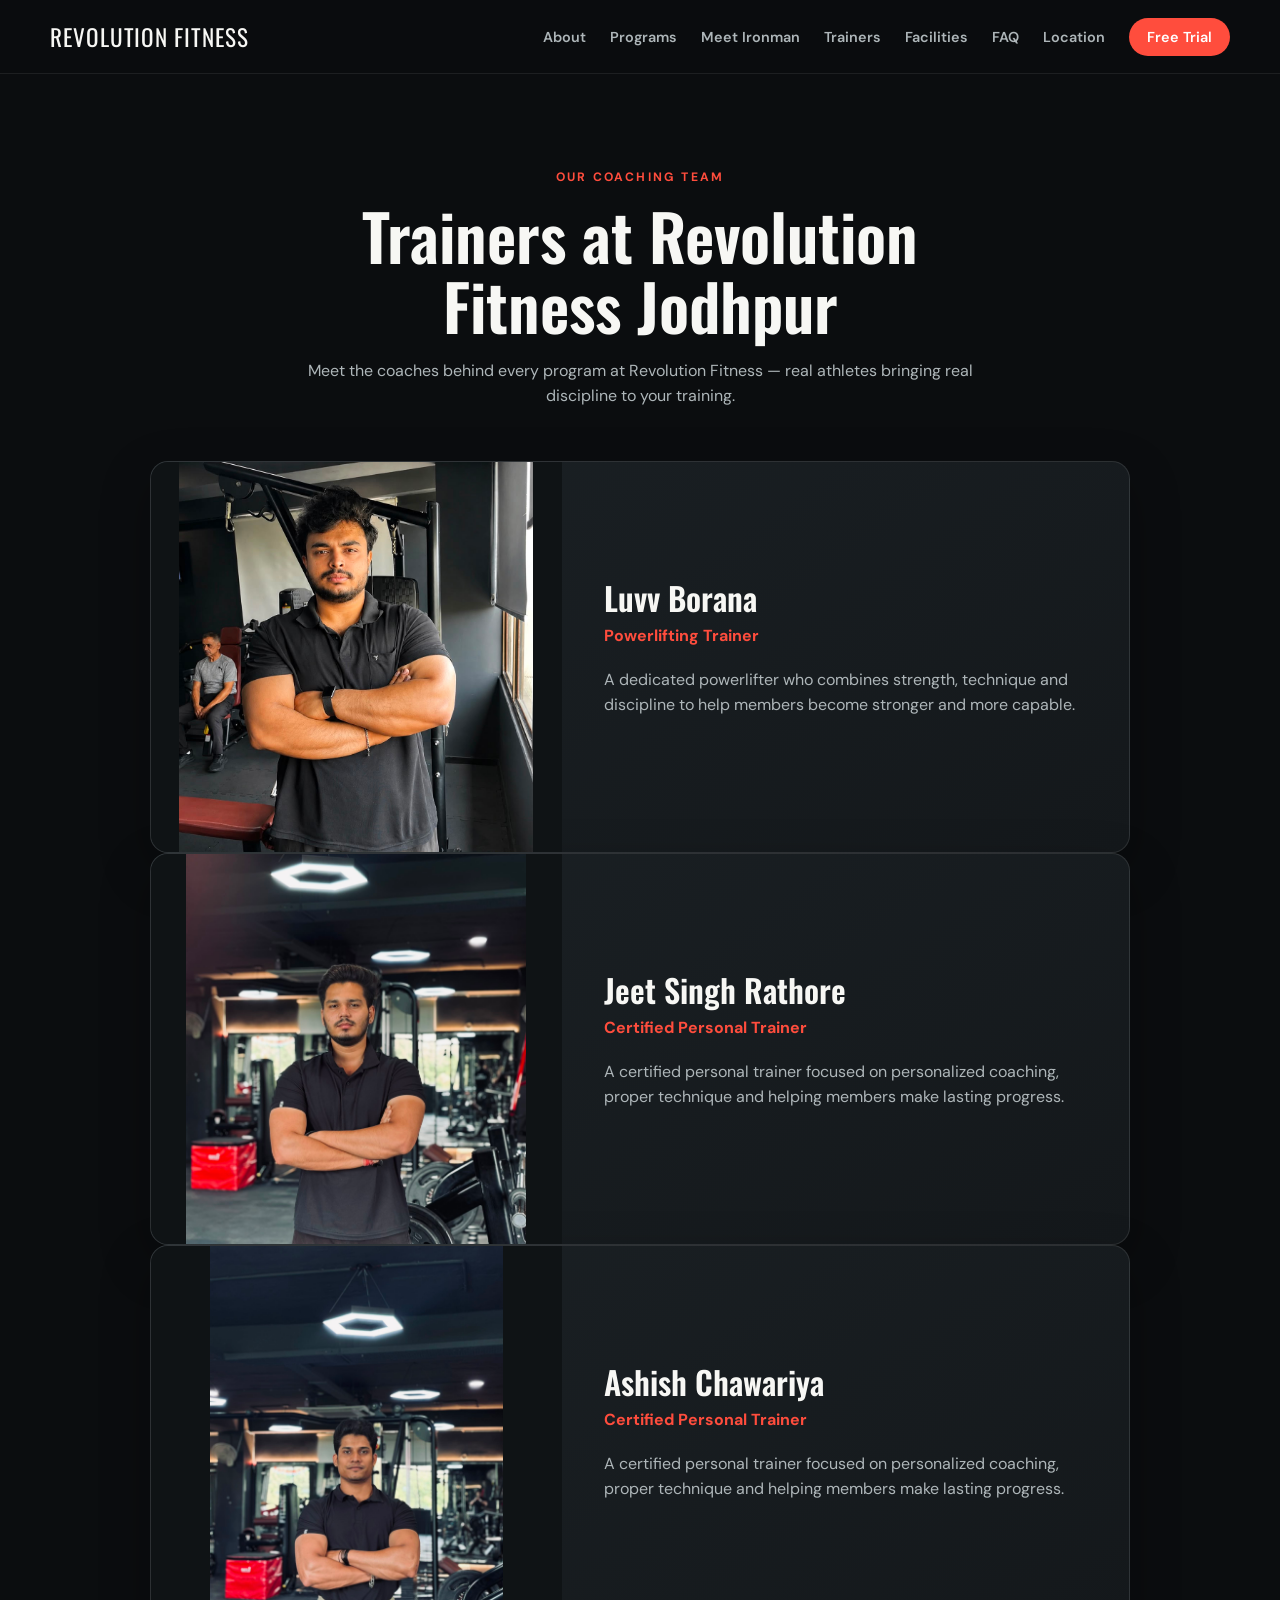
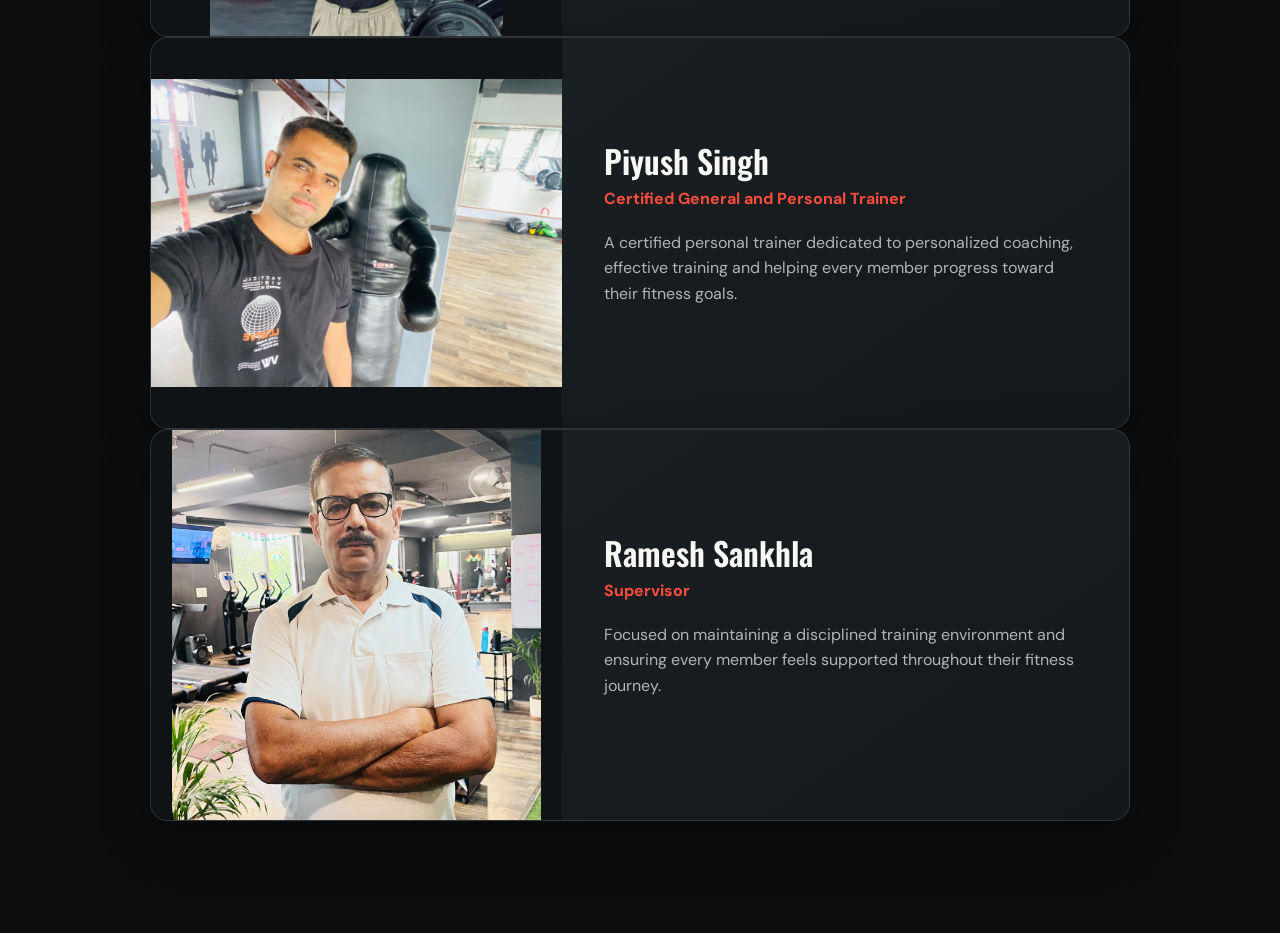
<file: trainers.html>
<!DOCTYPE html>
<html lang="en">
<head>
<meta charset="UTF-8">
<meta name="viewport" content="width=device-width, initial-scale=1.0">
<meta name="description"
content="Meet the professional trainers at Revolution Fitness Jodhpur. Get expert guidance in strength training, personal training, conditioning and fitness.">
<link href="https://fonts.googleapis.com/css2?family=Poppins:wght@400;600;800&display=swap" rel="stylesheet">
<link rel="stylesheet" href="style.css">
<link rel="canonical" href="https://www.revolutionfitness.co.in/trainers.html">
<title>Meet the Trainers at Revolution Fitness Jodhpur | Expert Fitness Coaches</title>
</head>

<body>
<nav class="main-nav" aria-label="Main Navigation">
<div class="nav-logo">
<a href="/" aria-label="Revolution Fitness Homepage">Revolution Fitness</a>
  </div>
<ul class="nav-links">
<li><a href="/#about">About</a></li>
<li><a href="/#programs">Programs</a></li>
<li><a href="/sandeep-tak.html">Meet Ironman</a></li>
<li><a href="/trainers.html">Trainers</a></li>
<li><a href="/#facilities">Facilities</a></li>
<li><a href="/faq.html">FAQ</a></li>
<li><a href="/#location">Location</a></li>
<li><a href="/#trial" class="btn-nav">Free Trial</a></li>
</ul>
</nav>
<main>

<section class="trainers" id="trainers-page" aria-label="Meet the Trainers at Revolution Fitness" style="padding-top:168px">

<div class="section-header">
<p class="section-eyebrow">Our Coaching Team</p>
<h1>Trainers at Revolution Fitness Jodhpur</h1>
<p class="section-subtext">Meet the coaches behind every program at Revolution Fitness — real athletes bringing real discipline to your training.</p>
</div>

<div class="trainers-grid">

<article class="trainer-card">
<img src="luvv.jpg" alt="Luvv Borana, powerlifting trainer at Revolution Fitness Jodhpur">
<div class="trainer-info">
<h3>Luvv Borana</h3>
<p class="trainer-title">Powerlifting Trainer</p>
<p class="trainer-bio">A dedicated powerlifter who combines strength, technique and discipline to help members become stronger and more capable.</p>
</div>
  </article>
<article class="trainer-card">
  <img src="jeet.jpg" alt="Jeet Singh Rathore, Certified Personal Trainer at Revolution Fitness Jodhpur">
  <div class="trainer-info">
    <h3>Jeet Singh Rathore</h3>
    <p class="trainer-title">Certified Personal Trainer</p>
    <p class="trainer-bio">A certified personal trainer focused on personalized coaching, proper technique and helping members make lasting progress.</p>
  </div>
</article>
  
<article class="trainer-card">
<img src="ashish.jpg" alt="Ashish Chawariya, Certified Personal Trainer at Revolution Fitness Jodhpur">
<div class="trainer-info">
<h3>Ashish Chawariya</h3>
<p class="trainer-title">Certified Personal Trainer</p>
<p class="trainer-bio">A certified personal trainer focused on personalized coaching, proper technique and helping members make lasting progress.</p>
</div>
</article>

<article class="trainer-card">
<img src="piyush.jpg" alt="Piyush Singh, Certified General and Personal Trainer at Revolution Fitness Jodhpur">
<div class="trainer-info">
<h3>Piyush Singh</h3>
<p class="trainer-title">Certified General and Personal Trainer</p>
<p class="trainer-bio">A certified personal trainer dedicated to personalized coaching, effective training and helping every member progress toward their fitness goals.
</p>
</div>
</article>

<article class="trainer-card">
<img src="ramesh.jpg" alt="Ramesh Sankhla, Supervisor at Revolution Fitness Jodhpur">
<div class="trainer-info">
<h3>Ramesh Sankhla</h3>
<p class="trainer-title">Supervisor</p>
<p class="trainer-bio">Focused on maintaining a disciplined training environment and ensuring every member feels supported throughout their fitness journey.</p>
  </div>
</article>
</div>
</section>
</main>
</body>
</html>
</file>
<file: style.css>
@import url('https://fonts.googleapis.com/css2?family=DM+Sans:wght@400;500;600;700&family=Oswald:wght@500;600;700&display=swap');
:root{--bg:#0b0d0f;--surface:#14181b;--surface-2:#1b2125;--line:rgba(255,255,255,.1);--text:#f7f7f4;--muted:#aeb6b9;--accent:#ff4d3d;--accent-dark:#d93a2d;--max:1180px;--radius:18px;--shadow:0 18px 50px rgba(0,0,0,.28)}
*{box-sizing:border-box;margin:0;padding:0}html{scroll-behavior:smooth}body{background:var(--bg);color:var(--text);font-family:'DM Sans',sans-serif;line-height:1.6}img{display:block;max-width:100%}a{color:inherit}section{padding:112px 24px;overflow:clip}
.main-nav,body>nav{position:fixed;inset:0 0 auto;z-index:100;display:flex;align-items:center;justify-content:space-between;gap:24px;padding:18px max(24px,calc((100% - var(--max))/2));background:rgba(11,13,15,.78);border-bottom:1px solid rgba(255,255,255,.08);backdrop-filter:blur(18px)}
.nav-logo a{text-decoration:none;font-family:Oswald,sans-serif;font-size:1.45rem;letter-spacing:.04em;text-transform:uppercase}.nav-links{list-style:none;display:flex;align-items:center;gap:24px}.nav-links a{color:var(--muted);text-decoration:none;font-size:.9rem;font-weight:600;transition:color .2s}.nav-links a:hover{color:var(--text)}.nav-links .btn-nav{color:#fff;padding:10px 18px;border-radius:999px;background:var(--accent)}
.btn-primary,.btn-secondary{display:inline-flex;align-items:center;justify-content:center;min-height:50px;padding:0 24px;border-radius:999px;font-weight:700;text-decoration:none;transition:transform .2s,background .2s,border-color .2s}.btn-primary{background:var(--accent);color:#fff;box-shadow:0 10px 25px rgba(255,77,61,.22)}.btn-primary:hover{background:var(--accent-dark);transform:translateY(-2px)}.btn-secondary{border:1px solid rgba(255,255,255,.26);color:#fff}.btn-secondary:hover{border-color:#fff;background:rgba(255,255,255,.08);transform:translateY(-2px)}
.section-header{max-width:720px;margin:0 auto 52px;text-align:center}.section-eyebrow,.hero-eyebrow{color:var(--accent);font-size:.76rem;font-weight:700;letter-spacing:.18em;text-transform:uppercase;margin-bottom:14px}.section-header h1,.section-header h2{font-family:Oswald,sans-serif;font-weight:600;line-height:1.08}.section-header h1,.section-header h2{font-size:clamp(2.2rem,5vw,4rem)}.section-subtext{margin-top:18px;color:var(--muted)}
.hero{min-height:760px;height:100svh;display:grid;place-items:center;position:relative;padding-top:100px}.hero-bg-img,.trainer-hero-img{position:absolute;inset:0;width:100%;height:100%;object-fit:cover}.hero-overlay{position:absolute;inset:0;background:linear-gradient(90deg,rgba(5,7,8,.92),rgba(5,7,8,.58) 52%,rgba(5,7,8,.3)),linear-gradient(0deg,rgba(5,7,8,.72),transparent 45%)}.hero-content{position:relative;z-index:1;width:min(100%,var(--max));text-align:left}.hero-content h1{max-width:760px;font-family:Oswald,sans-serif;font-size:clamp(3rem,7vw,6.2rem);line-height:.98;letter-spacing:-.025em}.hero-description{max-width:590px;margin:24px 0 34px;color:#d4dadb;font-size:1.08rem}.hero-actions{display:flex;gap:14px;flex-wrap:wrap}
.programs,.trainers,.reviews,.location,.faq-page,.trainer-bio-section{background:var(--bg)}.programs-grid,.facilities-grid,.reviews-grid,.results-grid{width:min(100%,var(--max));margin:0 auto;display:grid;gap:22px}.programs-grid,.reviews-grid{grid-template-columns:repeat(3,1fr)}.facilities-grid{grid-template-columns:repeat(3,1fr)}.program-card,.facilities-card,.review-card,.review-grid,.faq-item,.trainer-card,.location-details{background:linear-gradient(145deg,var(--surface-2),var(--surface));border:1px solid var(--line);border-radius:var(--radius);box-shadow:var(--shadow)}.program-card,.facilities-card{overflow:hidden;transition:transform .25s,border-color .25s}.program-card:hover,.facilities-card:hover{transform:translateY(-6px);border-color:rgba(255,77,61,.45)}.program-card img,.facilities-card img{width:100%;height:230px;object-fit:cover}.program-card h3,.facilities-card h3{margin:24px 24px 8px;font-size:1.16rem}.program-card p,.facilities-card p{padding:0 24px 26px;color:var(--muted);font-size:.95rem}
.trainers-grid{width:min(100%,980px);margin:auto}.trainer-card{display:grid;grid-template-columns:42% 1fr;overflow:hidden}.trainer-card img{width:100%;height:390px;object-fit:contain;object-position:center;background:#0f1315}.trainer-info{padding:42px;align-self:center}.trainer-info h3,.bio-content h2{font-family:Oswald,sans-serif;font-weight:600}.trainer-info h3{font-size:2rem}.trainer-title,.trainer-hero-tagline{color:var(--accent);font-weight:700}.trainer-bio{margin:18px 0 24px;color:var(--muted)}
.trainer-hero{height:68svh;min-height:520px;display:flex;align-items:end;position:relative;padding:140px max(24px,calc((100% - var(--max))/2)) 70px}.trainer-hero::after{content:'';position:absolute;inset:0;background:linear-gradient(0deg,rgba(5,7,8,.92),transparent 70%)}.trainer-hero-content{position:relative;z-index:1}.trainer-hero-content h1{font-family:Oswald,sans-serif;font-size:clamp(3rem,8vw,6rem);line-height:1}.trainer-bio-section{padding-top:90px}.bio-content{width:min(100%,760px);margin:auto}.bio-content h2{margin:42px 0 12px;font-size:2rem}.bio-content h2:first-child{margin-top:0}.bio-content p{color:#ccd2d3}.bio-image{margin:40px 0}.bio-image img{width:100%;height:420px;border-radius:var(--radius);object-fit:contain;object-position:center;background:#0f1315}.bio-image figcaption{margin-top:10px;text-align:center;color:var(--muted);font-size:.85rem}.bio-closing{margin:32px 0;color:var(--accent)!important;font-weight:700}
.results{background:#111518}.results-grid{grid-template-columns:repeat(4,1fr);text-align:center}.result-stat{padding:18px}.result-stat h3{color:var(--accent);font-family:Oswald,sans-serif;font-size:3.6rem;line-height:1}.result-stat p{margin-top:10px;color:var(--muted)}.review-grid,.review-card{padding:30px;text-align:left;display:flex;flex-direction:column;height:100%}.review-stars{color:var(--accent);letter-spacing:.15em}.review-text{margin:16px 0 22px;color:#d4dadb;flex:1}.review-author{color:var(--muted);font-size:.9rem;font-weight:700;margin-top:auto}.review-author span{display:block;margin-top:4px;color:#717b7e;font-size:.8rem;font-weight:400}
.location-wrapper{width:min(100%,var(--max));margin:auto;display:grid;grid-template-columns:.8fr 1.2fr;gap:22px}.location-details{padding:36px}.location-details h3{margin:22px 0 6px;color:var(--accent);font-size:.78rem;letter-spacing:.14em;text-transform:uppercase}.location-details h3:first-child{margin-top:0}.location-details p{color:var(--muted)}.location-details .btn-primary{margin-top:26px}.location-map{min-height:360px;overflow:hidden;border-radius:var(--radius);border:1px solid var(--line)}.location-map iframe{display:block;width:100%;height:100%}
.faq-page{min-height:100vh;padding:168px 24px 112px}.faq-page .section-header{margin-bottom:36px}.faq-preview-list{width:min(100%,820px);margin:auto}.faq-item{width:100%;margin-bottom:14px;padding:23px 26px}.faq-item summary{position:relative;display:block;cursor:pointer;list-style:none;padding-right:42px;font-weight:700;line-height:1.4;overflow-wrap:anywhere}.faq-item summary::-webkit-details-marker{display:none}.faq-item summary::after{content:'+';position:absolute;right:0;top:-2px;color:var(--accent);font-size:1.35rem;line-height:1}.faq-item[open] summary::after{content:'–'}.faq-item p{margin-top:14px;color:var(--muted);line-height:1.65;overflow-wrap:anywhere}
.final-cta{text-align:center;background:radial-gradient(circle at 50% 0,rgba(255,77,61,.22),transparent 55%),#111518}.final-cta-content{width:min(100%,720px);margin:auto}.final-cta h2{font-family:Oswald,sans-serif;font-size:clamp(2.3rem,5vw,4rem);line-height:1.05}.final-cta-text{margin:20px auto 30px;color:var(--muted)}.final-cta .btn-secondary{margin-left:8px}footer{padding:64px 24px 0;background:#080a0b;border-top:1px solid var(--line)}.footer-content{width:min(100%,var(--max));margin:auto;display:grid;grid-template-columns:1.5fr 1fr 1fr;gap:44px;padding-bottom:48px}.footer-brand h2{font-family:Oswald,sans-serif;font-size:1.8rem}.footer-brand p,.footer-contact p{max-width:320px;margin-top:10px;color:var(--muted);font-size:.9rem}.footer-social a,.footer-links a,.footer-contact a{color:var(--muted);text-decoration:none}.footer-social a:hover,.footer-links a:hover,.footer-contact a:hover{color:var(--accent)}.footer-links h3,.footer-contact h3{color:var(--accent);font-size:.76rem;letter-spacing:.14em;text-transform:uppercase}.footer-links ul{list-style:none;margin-top:12px}.footer-links li{margin:8px 0}.footer-bottom{padding:20px 0;border-top:1px solid var(--line);text-align:center;color:#717b7e;font-size:.82rem}
.facilites{padding:112px 24px}.section.header{max-width:720px;margin:0 auto 52px;text-align:center}.section.header h2{font-family:Oswald,sans-serif;font-size:clamp(2.2rem,5vw,4rem);line-height:1.08}.section.header .section-subtext{margin-top:18px;color:var(--muted)}
@media(max-width:900px){.nav-links{gap:12px}.nav-links li:nth-child(-n+3){display:none}.programs-grid,.facilities-grid,.reviews-grid{grid-template-columns:repeat(2,1fr)}.location-wrapper{grid-template-columns:1fr}}
@media(max-width:640px){section,.facilites{padding:78px 18px}.main-nav,body>nav{padding:15px 18px}.nav-links{gap:8px}.nav-links li:nth-child(n+4):not(:last-child){display:none}.nav-links .btn-nav{padding:9px 13px;font-size:.78rem}.hero{min-height:720px;padding-top:120px}.hero-content h1{font-size:clamp(3rem,14vw,4.4rem)}.hero-actions{flex-direction:column;align-items:stretch;max-width:300px}.programs-grid,.facilities-grid,.reviews-grid,.results-grid{grid-template-columns:1fr}.trainer-card{grid-template-columns:1fr}.trainer-card img{height:300px;object-fit:contain;background:#0f1315}.trainer-info{padding:28px 24px}.trainer-hero{min-height:470px;padding:120px 18px 48px}.bio-content h2{font-size:1.65rem}.bio-image img{height:280px;object-fit:contain;background:#0f1315}.faq-page{padding:132px 18px 78px}.faq-page .section-header{margin-bottom:28px}.faq-item{padding:19px 20px}.faq-item summary{padding-right:34px}.final-cta .btn-secondary{margin:12px 0 0}.footer-content{grid-template-columns:1fr;text-align:center;gap:30px}.footer-brand p,.footer-contact p{margin-left:auto;margin-right:auto}}
@media(prefers-reduced-motion:reduce){html{scroll-behavior:auto}*,*::before,*::after{transition:none!important}}
</file>
